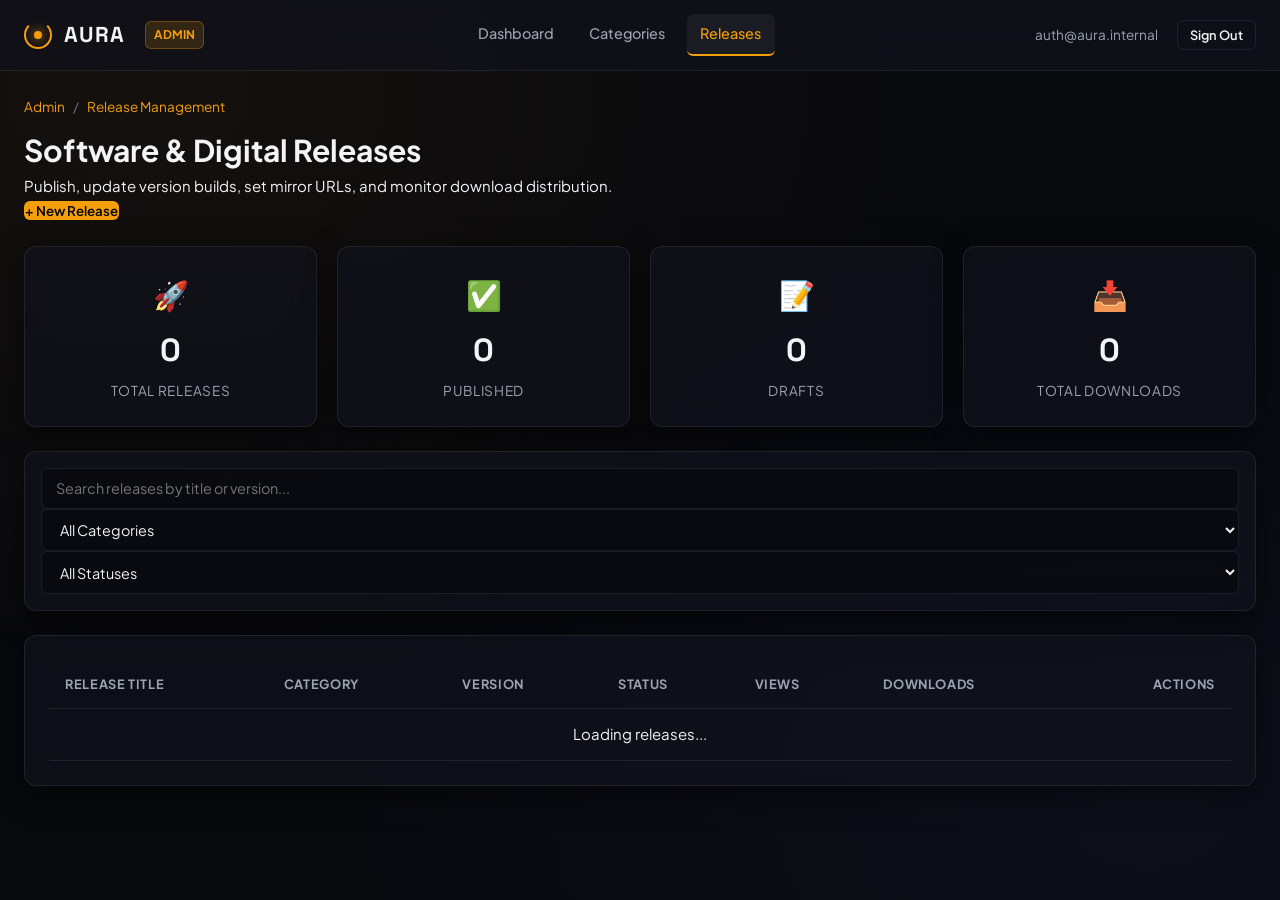
<file: admin/items.html>
<!DOCTYPE html>
<html lang="en">
<head>
    <meta charset="UTF-8">
    <meta name="viewport" content="width=device-width, initial-scale=1.0">
    <title>Manage Releases - Aura Resource Platform Admin</title>

    <!-- Google Fonts -->
    <link rel="preconnect" href="https://fonts.googleapis.com">
    <link rel="preconnect" href="https://fonts.gstatic.com" crossorigin>
    <link href="https://fonts.googleapis.com/css2?family=Plus+Jakarta+Sans:wght@300;400;500;600;700;800&family=Space+Grotesk:wght@400;500;600;700&display=swap" rel="stylesheet">

    <!-- Stylesheet -->
    <link rel="stylesheet" href="../assets/css/style.css">
    <link rel="icon" id="favicon" href="data:image/svg+xml,<svg xmlns=%22http://www.w3.org/2000/svg%22 viewBox=%220 0 100 100%22><text y=%22.9em%22 font-size=%2290%22>⚡</text></svg>">
</head>
<body class="theme-dark admin-body">

    <!-- Header Navigation -->
    <header class="header-glass navbar admin-navbar">
        <div class="container nav-wrapper">
            <a href="../index.html" class="brand-logo">
                <div class="logo-icon-3d">
                    <span class="core-dot"></span>
                    <span class="orbit-ring"></span>
                </div>
                <span class="brand-name" id="brand-name">AURA</span>
                <span class="badge badge-primary ml-2">ADMIN</span>
            </a>

            <nav class="nav-menu">
                <a href="dashboard.html" class="nav-link">Dashboard</a>
                <a href="resources.html" class="nav-link">Categories</a>
                <a href="items.html" class="nav-link active">Releases</a>
            </nav>

            <div class="nav-actions">
                <span class="user-email-display" id="user-email">auth@aura.internal</span>
                <button id="btn-logout" class="btn btn-outline btn-sm">Sign Out</button>
            </div>
        </div>
    </header>

    <main class="container page-main-padding">
        <!-- Breadcrumbs & Header -->
        <div class="admin-page-header mb-4">
            <div>
                <nav class="breadcrumb-nav mb-2" aria-label="Breadcrumb">
                    <ol class="breadcrumb-list">
                        <li class="breadcrumb-item"><a href="dashboard.html">Admin</a></li>
                        <li class="breadcrumb-item active">Release Management</li>
                    </ol>
                </nav>
                <h1 class="page-title">Software & Digital Releases</h1>
                <p class="text-secondary">Publish, update version builds, set mirror URLs, and monitor download distribution.</p>
            </div>
            <div>
                <button class="btn btn-primary btn-glow" onclick="openItemModal()">
                    <span>+ New Release</span>
                </button>
            </div>
        </div>

        <!-- Alert Notification Box -->
        <div id="admin-alert" class="alert-box hidden mb-4" role="alert"></div>

        <!-- Metric Cards Grid -->
        <div class="stats-counter-grid mb-4">
            <div class="glass-card stat-card text-center">
                <div class="stat-icon">🚀</div>
                <div class="stat-number" id="stat-total-items">0</div>
                <div class="stat-heading">Total Releases</div>
            </div>
            <div class="glass-card stat-card text-center">
                <div class="stat-icon">✅</div>
                <div class="stat-number" id="stat-pub-items">0</div>
                <div class="stat-heading">Published</div>
            </div>
            <div class="glass-card stat-card text-center">
                <div class="stat-icon">📝</div>
                <div class="stat-number" id="stat-draft-items">0</div>
                <div class="stat-heading">Drafts</div>
            </div>
            <div class="glass-card stat-card text-center">
                <div class="stat-icon">📥</div>
                <div class="stat-number" id="stat-total-downloads">0</div>
                <div class="stat-heading">Total Downloads</div>
            </div>
        </div>

        <!-- Controls / Search Toolbar -->
        <div class="glass-card p-3 mb-4 flex-between-toolbar">
            <div class="search-input-wrapper">
                <input type="text" id="item-search-input" class="form-control" placeholder="Search releases by title or version..." oninput="filterItems()">
            </div>
            <div class="filter-controls">
                <select id="item-filter-category" class="form-control" onchange="filterItems()">
                    <option value="all">All Categories</option>
                </select>
                <select id="item-filter-status" class="form-control" onchange="filterItems()">
                    <option value="all">All Statuses</option>
                    <option value="published">Published</option>
                    <option value="draft">Draft</option>
                </select>
            </div>
        </div>

        <!-- Releases Data Table -->
        <div class="glass-card p-4">
            <div class="table-responsive">
                <table class="table-glass">
                    <thead>
                        <tr>
                            <th>Release Title</th>
                            <th>Category</th>
                            <th>Version</th>
                            <th>Status</th>
                            <th>Views</th>
                            <th>Downloads</th>
                            <th class="text-right">Actions</th>
                        </tr>
                    </thead>
                    <tbody id="items-tbody">
                        <tr>
                            <td colspan="7" class="text-center">Loading releases...</td>
                        </tr>
                    </tbody>
                </table>
            </div>
        </div>
    </main>

    <!-- Create / Edit Release Modal Dialog -->
    <div id="modal-item" class="modal-backdrop hidden">
        <div class="glass-card modal-content">
            <div class="modal-header">
                <h3 id="modal-title">Publish Release</h3>
                <button class="modal-close-btn" onclick="closeItemModal()">✕</button>
            </div>
            <form id="form-item-modal">
                <input type="hidden" id="modal-item-id">
                <div class="modal-body admin-form-grid">
                    <div class="form-group">
                        <label class="form-label">Release Title *</label>
                        <input type="text" id="modal-item-title" class="form-control" placeholder="e.g. Aura Engine Core" required>
                    </div>
                    <div class="form-group">
                        <label class="form-label">Category *</label>
                        <select id="modal-item-category" class="form-control" required>
                            <option value="">Select Category...</option>
                        </select>
                    </div>
                    <div class="form-group">
                        <label class="form-label">Version Tag *</label>
                        <input type="text" id="modal-item-version" class="form-control" placeholder="v1.0.0" required>
                    </div>
                    <div class="form-group">
                        <label class="form-label">Download / Binary URL *</label>
                        <input type="url" id="modal-item-url" class="form-control" placeholder="https://cdn.example.com/build.zip" required>
                    </div>
                    <div class="form-group full-width">
                        <label class="form-label">Release Notes / Changelog</label>
                        <textarea id="modal-item-notes" class="form-control" rows="3" placeholder="Key updates, installation steps, or SHA-256 hashes..."></textarea>
                    </div>
                    <div class="form-group">
                        <label class="form-label">Status</label>
                        <select id="modal-item-status" class="form-control">
                            <option value="published">Published</option>
                            <option value="draft">Draft</option>
                        </select>
                    </div>
                </div>
                <div class="modal-footer">
                    <button type="button" class="btn btn-outline" onclick="closeItemModal()">Cancel</button>
                    <button type="submit" class="btn btn-primary btn-glow" id="btn-save-modal">Save Release</button>
                </div>
            </form>
        </div>
    </div>

    <!-- Firebase SDK Implementation -->
    <script type="module">
        import { initializeApp } from "https://www.gstatic.com/firebasejs/10.12.0/firebase-app.js";
        import { getAuth, onAuthStateChanged, signOut } from "https://www.gstatic.com/firebasejs/10.12.0/firebase-auth.js";
        import { 
            getFirestore, collection, getDocs, doc, getDoc, addDoc, updateDoc, deleteDoc, serverTimestamp 
        } from "https://www.gstatic.com/firebasejs/10.12.0/firebase-firestore.js";

        // Firebase Configuration
        const firebaseConfig = {
            apiKey: "AIzaSyAmhfz7lLOH5H6LcjiiWpJLDTriPRk9V_38",
            authDomain: "aura-resource.firebaseapp.com",
            databaseURL: "https://aura-resource-default-rtdb.firebaseio.com",
            projectId: "aura-resource",
            storageBucket: "aura-resource.firebasestorage.app",
            messagingSenderId: "132836049159",
            appId: "1:132836049159:web:513d4ffbabe801ae80c5a2",
            measurementId: "G-8BJYGLY3SF"
        };

        const app = initializeApp(firebaseConfig);
        const auth = getAuth(app);
        const db = getFirestore(app);

        let itemsList = [];
        let categoriesList = [];

        // Auth Guard
        onAuthStateChanged(auth, (user) => {
            if (!user) {
                window.location.href = "index.html";
            } else {
                document.getElementById('user-email').textContent = user.email;
                loadReleaseManager();
            }
        });

        // Sign Out
        document.getElementById('btn-logout').addEventListener('click', () => {
            signOut(auth).then(() => window.location.href = "index.html");
        });

        // Load Global Data
        async function loadReleaseManager() {
            try {
                // Fetch Settings for Brand Name
                const setSnap = await getDoc(doc(db, "settings", "global"));
                if (setSnap.exists() && setSnap.data().siteName) {
                    document.getElementById('brand-name').textContent = setSnap.data().siteName;
                }

                // Fetch Categories
                const catSnap = await getDocs(collection(db, "resources"));
                categoriesList = catSnap.docs.map(d => ({ id: d.id, ...d.data() }));
                populateCategoryDropdowns();

                // Fetch Items
                const itemSnap = await getDocs(collection(db, "items"));
                itemsList = itemSnap.docs.map(d => ({ id: d.id, ...d.data() }));

                renderMetrics();
                renderItemsTable(itemsList);
            } catch (err) {
                showAlert("Error fetching releases: " + err.message, true);
            }
        }

        // Populate Category Filter & Form Select
        function populateCategoryDropdowns() {
            const filterSelect = document.getElementById('item-filter-category');
            const modalSelect = document.getElementById('modal-item-category');

            filterSelect.innerHTML = '<option value="all">All Categories</option>';
            modalSelect.innerHTML = '<option value="">Select Category...</option>';

            categoriesList.forEach(cat => {
                const optFilter = document.createElement('option');
                optFilter.value = cat.id;
                optFilter.textContent = `${cat.icon || '📦'} ${cat.title}`;
                filterSelect.appendChild(optFilter);

                const optModal = document.createElement('option');
                optModal.value = cat.id;
                optModal.textContent = `${cat.icon || '📦'} ${cat.title}`;
                modalSelect.appendChild(optModal);
            });
        }

        // Render Dashboard Metrics
        function renderMetrics() {
            let pub = 0;
            let draft = 0;
            let downloads = 0;

            itemsList.forEach(i => {
                if (i.status === 'published') pub++;
                else draft++;
                downloads += (i.downloadCount || 0);
            });

            document.getElementById('stat-total-items').textContent = itemsList.length;
            document.getElementById('stat-pub-items').textContent = pub;
            document.getElementById('stat-draft-items').textContent = draft;
            document.getElementById('stat-total-downloads').textContent = downloads.toLocaleString();
        }

        // Render Items Table
        function renderItemsTable(data) {
            const tbody = document.getElementById('items-tbody');
            if (!data || data.length === 0) {
                tbody.innerHTML = '<tr><td colspan="7" class="text-center">No matching release items found.</td></tr>';
                return;
            }

            tbody.innerHTML = data.map(item => {
                const parentCat = categoriesList.find(c => c.id === item.categoryId);
                return `
                    <tr>
                        <td>
                            <strong>${escapeHtml(item.title)}</strong>
                            ${item.downloadUrl ? `<a href="${escapeHtml(item.downloadUrl)}" target="_blank" rel="noopener" class="external-link-icon" title="Test Mirror Link"> ↗</a>` : ''}
                        </td>
                        <td>${parentCat ? `${parentCat.icon \vert{}\vert{} '📦'} ${escapeHtml(parentCat.title)}` : '<span class="text-muted-sm">Uncategorized</span>'}</td>
                        <td><span class="badge">${escapeHtml(item.version)}</span></td>
                        <td><span class="status-dot ${item.status === 'published' ? 'published' : 'draft'}"></span> ${item.status}</td>
                        <td>${item.viewCount || 0}</td>
                        <td>${item.downloadCount || 0}</td>
                        <td class="text-right">
                            <button class="btn btn-outline btn-sm" onclick="editItem('${item.id}')">Edit</button>
                            <button class="btn btn-danger btn-sm" onclick="deleteItem('${item.id}')">Delete</button>
                        </td>
                    </tr>
                `;
            }).join('');
        }

        // Search and Category/Status Filtering
        window.filterItems = function() {
            const query = document.getElementById('item-search-input').value.toLowerCase();
            const category = document.getElementById('item-filter-category').value;
            const status = document.getElementById('item-filter-status').value;

            const filtered = itemsList.filter(i => {
                const matchesQuery = i.title.toLowerCase().includes(query) || (i.version && i.version.toLowerCase().includes(query));
                const matchesCategory = category === 'all' || i.categoryId === category;
                const matchesStatus = status === 'all' || i.status === status;
                return matchesQuery && matchesCategory && matchesStatus;
            });

            renderItemsTable(filtered);
        };

        // Modal Controls
        window.openItemModal = function() {
            document.getElementById('form-item-modal').reset();
            document.getElementById('modal-item-id').value = '';
            document.getElementById('modal-title').textContent = "Publish Release";
            document.getElementById('modal-item').classList.remove('hidden');
        };

        window.closeItemModal = function() {
            document.getElementById('modal-item').classList.add('hidden');
        };

        window.editItem = function(id) {
            const item = itemsList.find(i => i.id === id);
            if (!item) return;

            document.getElementById('modal-item-id').value = item.id;
            document.getElementById('modal-item-title').value = item.title;
            document.getElementById('modal-item-category').value = item.categoryId || '';
            document.getElementById('modal-item-version').value = item.version || '';
            document.getElementById('modal-item-url').value = item.downloadUrl || '';
            document.getElementById('modal-item-notes').value = item.releaseNotes || '';
            document.getElementById('modal-item-status').value = item.status || 'published';

            document.getElementById('modal-title').textContent = "Edit Release Item";
            document.getElementById('modal-item').classList.remove('hidden');
        };

        // Modal Form Submit
        document.getElementById('form-item-modal').addEventListener('submit', async (e) => {
            e.preventDefault();
            const id = document.getElementById('modal-item-id').value;
            const data = {
                title: document.getElementById('modal-item-title').value.trim(),
                categoryId: document.getElementById('modal-item-category').value,
                version: document.getElementById('modal-item-version').value.trim(),
                downloadUrl: document.getElementById('modal-item-url').value.trim(),
                releaseNotes: document.getElementById('modal-item-notes').value.trim(),
                status: document.getElementById('modal-item-status').value,
                updatedAt: serverTimestamp()
            };

            try {
                if (id) {
                    await updateDoc(doc(db, "items", id), data);
                    showAlert("Release updated successfully!");
                } else {
                    data.viewCount = 0;
                    data.downloadCount = 0;
                    data.createdAt = serverTimestamp();
                    await addDoc(collection(db, "items"), data);
                    showAlert("New release published successfully!");
                }
                closeItemModal();
                await loadReleaseManager();
            } catch (err) {
                showAlert("Error saving release: " + err.message, true);
            }
        });

        // Delete Release Item
        window.deleteItem = async function(id) {
            if (!confirm("Are you sure you want to delete this release item? This action cannot be undone.")) return;

            try {
                await deleteDoc(doc(db, "items", id));
                showAlert("Release item deleted successfully.");
                await loadReleaseManager();
            } catch (err) {
                showAlert("Delete failed: " + err.message, true);
            }
        };

        // Helper: Alert Notification
        function showAlert(msg, isError = false) {
            const alertBox = document.getElementById('admin-alert');
            alertBox.textContent = msg;
            alertBox.className = `alert-box ${isError ? 'alert-danger' : 'alert-success'} mb-4`;
            alertBox.classList.remove('hidden');
            setTimeout(() => alertBox.classList.add('hidden'), 4000);
        }

        // Helper: HTML Escaper
        function escapeHtml(str) {
            return String(str || '').replace(/&/g, '&amp;').replace(/</g, '&lt;').replace(/>/g, '&gt;').replace(/"/g, '&quot;');
        }
    </script>
</body>
</html>
</file>
<file: assets/css/style.css>
/* ==========================================================================
   AURA RESOURCE PLATFORM - CORE STYLESHEET
   Design System: Modern Glassmorphism / Dark Theme / High-Tech Telemetry
   ========================================================================== */

/* --------------------------------------------------------------------------
   1. DESIGN TOKENS & CSS VARIABLES
   -------------------------------------------------------------------------- */
:root {
    /* Color Palette */
    --bg-dark: #08090d;
    --bg-surface: #10121a;
    --bg-surface-hover: #171a26;
    --glass-bg: rgba(16, 18, 27, 0.75);
    --glass-border: rgba(255, 255, 255, 0.08);
    --glass-border-hover: rgba(245, 158, 11, 0.3);
    
    /* Accents (Gold / Amber Luxury Cyber Highlights) */
    --accent-primary: #f59e0b;
    --accent-primary-hover: #d97706;
    --accent-glow: rgba(245, 158, 11, 0.25);
    --accent-secondary: #6366f1;
    
    /* Status Indicators */
    --color-success: #10b981;
    --color-success-bg: rgba(16, 185, 129, 0.12);
    --color-danger: #ef4444;
    --color-danger-bg: rgba(239, 68, 68, 0.12);
    --color-warning: #f59e0b;
    
    /* Typography */
    --font-sans: 'Plus Jakarta Sans', -apple-system, BlinkMacSystemFont, sans-serif;
    --font-heading: 'Space Grotesk', sans-serif;
    --font-mono: 'Fira Code', 'Courier New', monospace;
    
    --text-main: #f3f4f6;
    --text-muted: #9ca3af;
    --text-subtle: #6b7280;
    
    /* Radii & Shadows */
    --radius-sm: 6px;
    --radius-md: 12px;
    --radius-lg: 18px;
    --radius-full: 9999px;
    
    --shadow-glass: 0 8px 32px 0 rgba(0, 0, 0, 0.45);
    --backdrop-blur: blur(16px) saturate(180%);
    --transition: all 0.25s cubic-bezier(0.4, 0, 0.2, 1);
}

/* --------------------------------------------------------------------------
   2. RESET & BASE STYLES
   -------------------------------------------------------------------------- */
*, *::before, *::after {
    box-sizing: border-box;
    margin: 0;
    padding: 0;
}

body.theme-dark {
    background-color: var(--bg-dark);
    background-image: 
        radial-gradient(at 10% 10%, rgba(245, 158, 11, 0.05) 0px, transparent 50%),
        radial-gradient(at 90% 90%, rgba(99, 102, 241, 0.05) 0px, transparent 50%);
    background-attachment: fixed;
    color: var(--text-main);
    font-family: var(--font-sans);
    font-size: 15px;
    line-height: 1.6;
    min-height: 100vh;
    -webkit-font-smoothing: antialiased;
}

a {
    color: var(--accent-primary);
    text-decoration: none;
    transition: var(--transition);
}

a:hover {
    color: var(--accent-primary-hover);
}

/* --------------------------------------------------------------------------
   3. LAYOUT & CONTAINERS
   -------------------------------------------------------------------------- */
.container {
    width: 100%;
    max-width: 1280px;
    margin: 0 auto;
    padding: 0 1.5rem;
}

.page-main-padding {
    padding-top: 6rem;
    padding-bottom: 4rem;
}

.flex-between {
    display: flex;
    justify-content: space-between;
    align-items: center;
}

.admin-grid-2col {
    display: grid;
    grid-template-columns: repeat(auto-fit, minmax(450px, 1fr));
    gap: 1.5rem;
}

@media (max-width: 768px) {
    .admin-grid-2col {
        grid-template-columns: 1fr;
    }
}

/* --------------------------------------------------------------------------
   4. GLASS NAVIGATION HEADER
   -------------------------------------------------------------------------- */
.header-glass {
    position: fixed;
    top: 0;
    left: 0;
    right: 0;
    z-index: 1000;
    background: var(--glass-bg);
    backdrop-filter: var(--backdrop-blur);
    -webkit-backdrop-filter: var(--backdrop-blur);
    border-bottom: 1px solid var(--glass-border);
}

.nav-wrapper {
    display: flex;
    align-items: center;
    justify-content: space-between;
    height: 70px;
}

.brand-logo {
    display: flex;
    align-items: center;
    gap: 0.75rem;
    text-decoration: none;
}

.brand-name {
    font-family: var(--font-heading);
    font-weight: 700;
    font-size: 1.35rem;
    letter-spacing: 0.05em;
    color: var(--text-main);
}

/* Animated 3D Logo Icon */
.logo-icon-3d {
    position: relative;
    width: 28px;
    height: 28px;
    display: flex;
    align-items: center;
    justify-content: center;
}

.core-dot {
    width: 8px;
    height: 8px;
    background: var(--accent-primary);
    border-radius: 50%;
    box-shadow: 0 0 12px var(--accent-primary);
}

.orbit-ring {
    position: absolute;
    width: 100%;
    height: 100%;
    border: 2px solid var(--accent-primary);
    border-radius: 50%;
    border-top-color: transparent;
    animation: spin 3s linear infinite;
}

@keyframes spin {
    to { transform: rotate(360deg); }
}

.nav-menu {
    display: flex;
    gap: 0.5rem;
}

.nav-link {
    color: var(--text-muted);
    padding: 0.5rem 0.85rem;
    border-radius: var(--radius-sm);
    font-size: 0.9rem;
    font-weight: 500;
    transition: var(--transition);
}

.nav-link:hover, .nav-link.active {
    color: var(--text-main);
    background: rgba(255, 255, 255, 0.05);
}

.nav-link.active {
    color: var(--accent-primary);
    border-bottom: 2px solid var(--accent-primary);
}

.user-email-display {
    font-size: 0.85rem;
    color: var(--text-muted);
    margin-right: 1rem;
}

/* --------------------------------------------------------------------------
   5. GLASS CARDS & UI CONTAINERS
   -------------------------------------------------------------------------- */
.glass-card {
    background: var(--glass-bg);
    backdrop-filter: var(--backdrop-blur);
    -webkit-backdrop-filter: var(--backdrop-blur);
    border: 1px solid var(--glass-border);
    border-radius: var(--radius-md);
    box-shadow: var(--shadow-glass);
    transition: var(--transition);
}

.glass-card:hover {
    border-color: rgba(255, 255, 255, 0.12);
}

.p-3 { padding: 1rem; }
.p-4 { padding: 1.5rem; }
.mb-1 { margin-bottom: 0.25rem; }
.mb-2 { margin-bottom: 0.5rem; }
.mb-3 { margin-bottom: 1rem; }
.mb-4 { margin-bottom: 1.5rem; }
.ml-2 { margin-left: 0.5rem; }
.d-block { display: block; }

/* --------------------------------------------------------------------------
   6. STAT CARDS & METRICS
   -------------------------------------------------------------------------- */
.stats-counter-grid {
    display: grid;
    grid-template-columns: repeat(auto-fit, minmax(220px, 1fr));
    gap: 1.25rem;
}

.stat-card {
    padding: 1.5rem;
}

.stat-icon {
    font-size: 1.8rem;
    margin-bottom: 0.5rem;
}

.stat-number {
    font-family: var(--font-heading);
    font-size: 2rem;
    font-weight: 700;
    color: var(--text-main);
}

.stat-heading {
    font-size: 0.85rem;
    color: var(--text-muted);
    text-transform: uppercase;
    letter-spacing: 0.05em;
    margin-top: 0.25rem;
}

/* --------------------------------------------------------------------------
   7. FORM CONTROLS & TOGGLES
   -------------------------------------------------------------------------- */
.form-label {
    display: block;
    font-size: 0.875rem;
    font-weight: 600;
    margin-bottom: 0.4rem;
    color: var(--text-main);
}

.form-control {
    width: 100%;
    padding: 0.65rem 0.9rem;
    background: rgba(0, 0, 0, 0.3);
    border: 1px solid var(--glass-border);
    border-radius: var(--radius-sm);
    color: var(--text-main);
    font-family: var(--font-sans);
    font-size: 0.9rem;
    transition: var(--transition);
}

.form-control:focus {
    outline: none;
    border-color: var(--accent-primary);
    box-shadow: 0 0 0 3px var(--accent-glow);
}

.form-control.code-font {
    font-family: var(--font-mono);
    font-size: 0.85rem;
}

select.form-control option {
    background-color: var(--bg-surface);
    color: var(--text-main);
}

/* Custom Toggle Switch */
.toggle-switch {
    position: relative;
    display: inline-flex;
    align-items: center;
    cursor: pointer;
}

.toggle-switch input {
    opacity: 0;
    width: 0;
    height: 0;
}

.toggle-slider {
    width: 44px;
    height: 24px;
    background-color: rgba(255, 255, 255, 0.1);
    border-radius: var(--radius-full);
    transition: var(--transition);
    position: relative;
}

.toggle-slider::before {
    content: "";
    position: absolute;
    height: 18px;
    width: 18px;
    left: 3px;
    bottom: 3px;
    background-color: white;
    border-radius: 50%;
    transition: var(--transition);
}

input:checked + .toggle-slider {
    background-color: var(--accent-primary);
}

input:checked + .toggle-slider::before {
    transform: translateX(20px);
}

/* --------------------------------------------------------------------------
   8. BUTTONS & BADGES
   -------------------------------------------------------------------------- */
.btn {
    display: inline-flex;
    align-items: center;
    justify-content: center;
    gap: 0.5rem;
    font-family: var(--font-sans);
    font-weight: 600;
    border-radius: var(--radius-sm);
    border: 1px solid transparent;
    cursor: pointer;
    transition: var(--transition);
}

.btn-primary {
    background: var(--accent-primary);
    color: #000;
}

.btn-primary:hover {
    background: var(--accent-primary-hover);
    box-shadow: 0 0 15px var(--accent-glow);
}

.btn-outline {
    background: transparent;
    border-color: var(--glass-border);
    color: var(--text-main);
}

.btn-outline:hover {
    background: rgba(255, 255, 255, 0.05);
    border-color: rgba(255, 255, 255, 0.2);
}

.btn-sm { padding: 0.35rem 0.75rem; font-size: 0.8rem; }
.btn-md { padding: 0.65rem 1.25rem; font-size: 0.9rem; }

.badge {
    padding: 0.2rem 0.5rem;
    border-radius: var(--radius-sm);
    font-size: 0.75rem;
    font-weight: 700;
    text-transform: uppercase;
    background: rgba(255, 255, 255, 0.08);
    color: var(--text-muted);
}

.badge-primary {
    background: rgba(245, 158, 11, 0.15);
    color: var(--accent-primary);
    border: 1px solid rgba(245, 158, 11, 0.3);
}

/* --------------------------------------------------------------------------
   9. TABLES & PROGRESS BARS
   -------------------------------------------------------------------------- */
.table-responsive {
    overflow-x: auto;
}

.table-glass {
    width: 100%;
    border-collapse: collapse;
    text-align: left;
}

.table-glass th, .table-glass td {
    padding: 0.85rem 1rem;
    border-bottom: 1px solid var(--glass-border);
}

.table-glass th {
    font-size: 0.8rem;
    text-transform: uppercase;
    color: var(--text-muted);
    letter-spacing: 0.05em;
}

.table-sm th, .table-sm td {
    padding: 0.5rem 0.75rem;
}

.text-right { text-align: right; }
.text-center { text-align: center; }

.progress-bar-bg {
    width: 100%;
    height: 8px;
    background: rgba(255, 255, 255, 0.05);
    border-radius: var(--radius-full);
    overflow: hidden;
}

.progress-bar-fill {
    height: 100%;
    background: linear-gradient(90deg, var(--accent-primary), var(--accent-secondary));
    border-radius: var(--radius-full);
    transition: width 0.5s ease;
}

/* Status Indicators */
.status-dot {
    display: inline-block;
    width: 8px;
    height: 8px;
    border-radius: 50%;
    margin-right: 0.4rem;
}

.status-dot.published { background-color: var(--color-success); box-shadow: 0 0 8px var(--color-success); }
.status-dot.draft { background-color: var(--text-subtle); }

/* --------------------------------------------------------------------------
   10. ALERTS & BREADCRUMBS
   -------------------------------------------------------------------------- */
.alert-box {
    padding: 0.85rem 1.25rem;
    border-radius: var(--radius-sm);
    font-size: 0.9rem;
}

.alert-success {
    background: var(--color-success-bg);
    border: 1px solid var(--color-success);
    color: #34d399;
}

.alert-danger {
    background: var(--color-danger-bg);
    border: 1px solid var(--color-danger);
    color: #f87171;
}

.hidden { display: none !important; }

.breadcrumb-list {
    display: flex;
    list-style: none;
    font-size: 0.85rem;
    color: var(--text-muted);
}

.breadcrumb-item + .breadcrumb-item::before {
    content: "/";
    padding: 0 0.5rem;
    color: var(--text-subtle);
}

.breadcrumb-item.active {
    color: var(--accent-primary);
}
</file>
